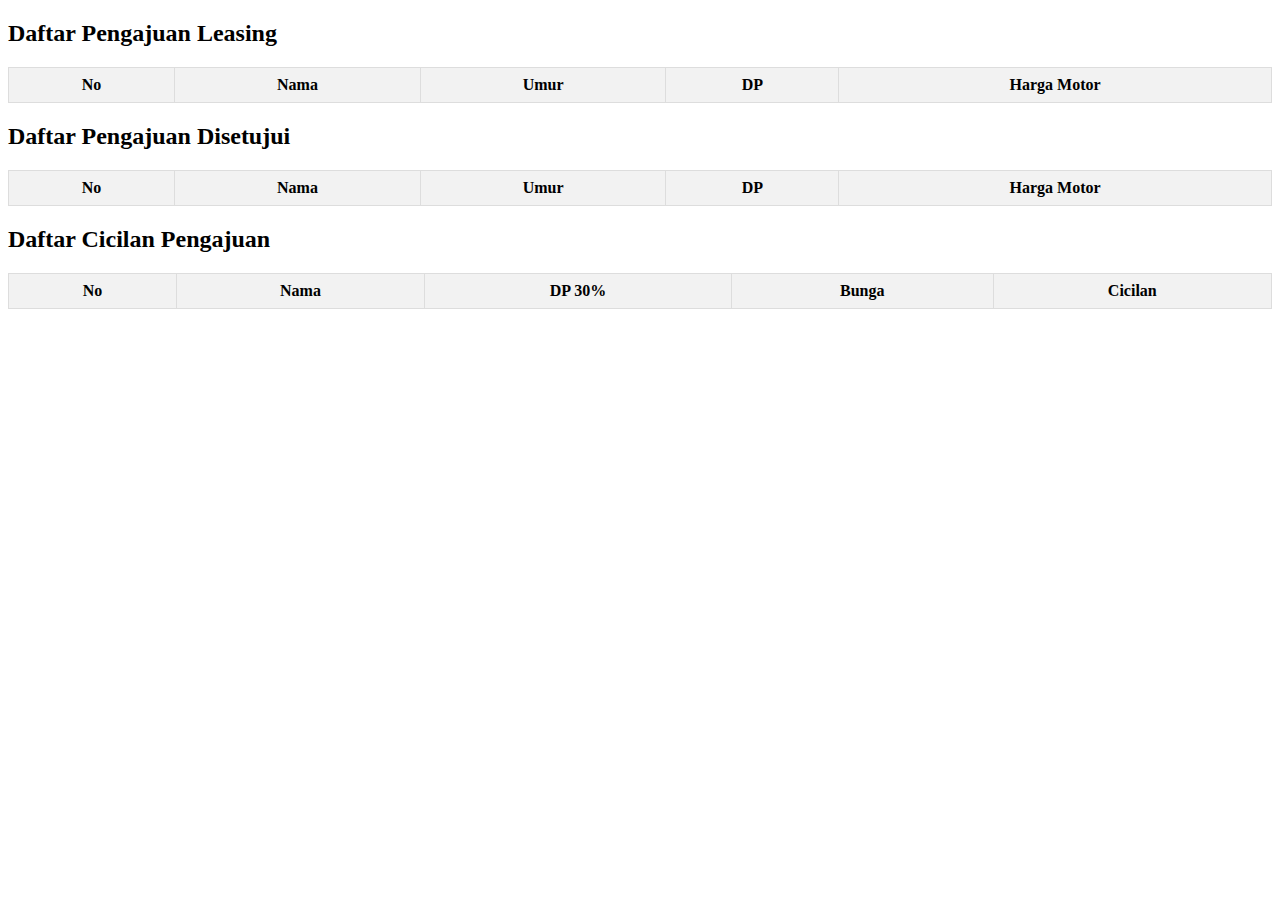
<file: Day2/Final Challange/index.html>
<!DOCTYPE html>
<html lang="id">

<head>
    <meta charset="UTF-8">
    <title>Data Pengajuan Leasing</title>
    <style>
        table {
            width: 100%;
            border-collapse: collapse;
            margin-top: 20px;
        }

        th,
        td {
            padding: 8px 12px;
            border: 1px solid #ddd;
        }

        th {
            background-color: #f2f2f2;
        }
    </style>
</head>

<body>
    <h2>Daftar Pengajuan Leasing</h2>

    <table id="tabelPengajuan">
        <thead>
            <tr>
                <th>No</th>
                <th>Nama</th>
                <th>Umur</th>
                <th>DP</th>
                <th>Harga Motor</th>
            </tr>
        </thead>
        <tbody>
            <!-- Data akan dimasukkan ke sini -->
        </tbody>
    </table>

    <h2>Daftar Pengajuan Disetujui</h2>

    <table id="tabelApproved">
        <thead>
            <tr>
                <th>No</th>
                <th>Nama</th>
                <th>Umur</th>
                <th>DP</th>
                <th>Harga Motor</th>
            </tr>
        </thead>
        <tbody>
            <!-- Data akan dimasukkan ke sini -->
        </tbody>
    </table>

    <h2>Daftar Cicilan Pengajuan</h2>

    <table id="tabelCicilan">
        <thead>
            <tr>
                <th>No</th>
                <th>Nama</th>
                <th>DP 30%</th>
                <th>Bunga</th>
                <th>Cicilan</th>
            </tr>
        </thead>
        <tbody>
            <!-- Data akan dimasukkan ke sini -->
        </tbody>
    </table>

    <!-- Script Daftar Pengajuan Leasing -->
    <script>
        async function tampilkanData() {
            try {
                const res = await fetch("https://68598a7a138a18086dfec989.mockapi.io/dummy-fif/DummyDataUser");
                console.log('res: ', res)
                const data = await res.json();
                console.log('Data: ', data)

                const tbody = document.querySelector("#tabelPengajuan tbody");
                tbody.innerHTML = ""; // kosongkan dulu

                data.forEach((pengajuan, index) => {
                    const row = `
            <tr>
              <td>${index + 1}</td>
              <td>${pengajuan.name}</td>
              <td>${pengajuan.age}</td>
              <td>Rp ${parseInt(pengajuan.dp).toLocaleString()}</td>
              <td>Rp ${parseInt(pengajuan.price).toLocaleString()}</td>
            </tr>
          `;
                    tbody.innerHTML += row;
                });
            } catch (err) {
                console.error("Gagal mengambil data:", err);
            }
        }

        // Panggil fungsi otomatis saat halaman selesai dimuat
        document.addEventListener("DOMContentLoaded", tampilkanData);
    </script>

    <!-- Script Pengajuan Disetujui -->

    <script>
        async function tampilkanData() {
            try {
                const res = await fetch("https://68598a7a138a18086dfec989.mockapi.io/dummy-fif/DummyDataUser");
                console.log('res: ', res)
                const data = await res.json();
                console.log('Data: ', data)

                const tbody = document.querySelector("#tabelApproved tbody");
                tbody.innerHTML = ""; // kosongkan dulu


                const approvedData = data.filter(pengajuan => {
                    const usia = parseInt(pengajuan.age);
                    return usia >= 21 && usia <= 55
                });

                approvedData.forEach((pengajuan, index) => {
                    const row = `
            <tr>
              <td>${index + 1}</td>
              <td>${pengajuan.name}</td>
              <td>${pengajuan.age}</td>
              <td>Rp ${parseInt(pengajuan.dp).toLocaleString()}</td>
              <td>Rp ${parseInt(pengajuan.price).toLocaleString()}</td>
            </tr>
          `;
                    tbody.innerHTML += row;
                });
            } catch (err) {
                console.error("Gagal mengambil data:", err);
            }
        }

        // Panggil fungsi otomatis saat halaman selesai dimuat
        document.addEventListener("DOMContentLoaded", tampilkanData);
    </script>

    <!-- Script Cicilan Pengajuan -->

    <script>
        async function tampilkanData() {
            try {
                const res = await fetch("https://68598a7a138a18086dfec989.mockapi.io/dummy-fif/DummyDataUser");
                console.log('res: ', res)
                const data = await res.json();
                console.log('Data: ', data)

                const tbody = document.querySelector("#tabelCicilan tbody");
                tbody.innerHTML = ""; // kosongkan dulu

                const increData = data.filter(pengajuan => {
                    const usia = parseInt(pengajuan.age);
                    return usia >= 21 && usia <= 55
                });
                increData.forEach((pengajuan, index) => {
                    const harga = parseFloat(pengajuan.price)
                    const dp = pengajuan.price * 0.3
                    const pinjaman = harga-dp
                    const bunga = 0.1 * pinjaman
                    const tenor = 12
                    const totalPembayaran = pinjaman + bunga;
                    const cicilanBulanan = totalPembayaran / tenor;
                    const row = `
            <tr>
              <td>${index + 1}</td>
              <td>${pengajuan.name}</td>
              <td>Rp ${parseInt(dp).toLocaleString()}</td>
              <td>Rp ${parseInt(Math.round(bunga)).toLocaleString()}</td>
              <td>Rp ${parseInt(Math.round(cicilanBulanan)).toLocaleString()}</td>
            </tr>
          `;
                    tbody.innerHTML += row;
                });
            } catch (err) {
                console.error("Gagal mengambil data:", err);
            }
        }

        // Panggil fungsi otomatis saat halaman selesai dimuat
        document.addEventListener("DOMContentLoaded", tampilkanData);
    </script>
</body>

</html>
</file>
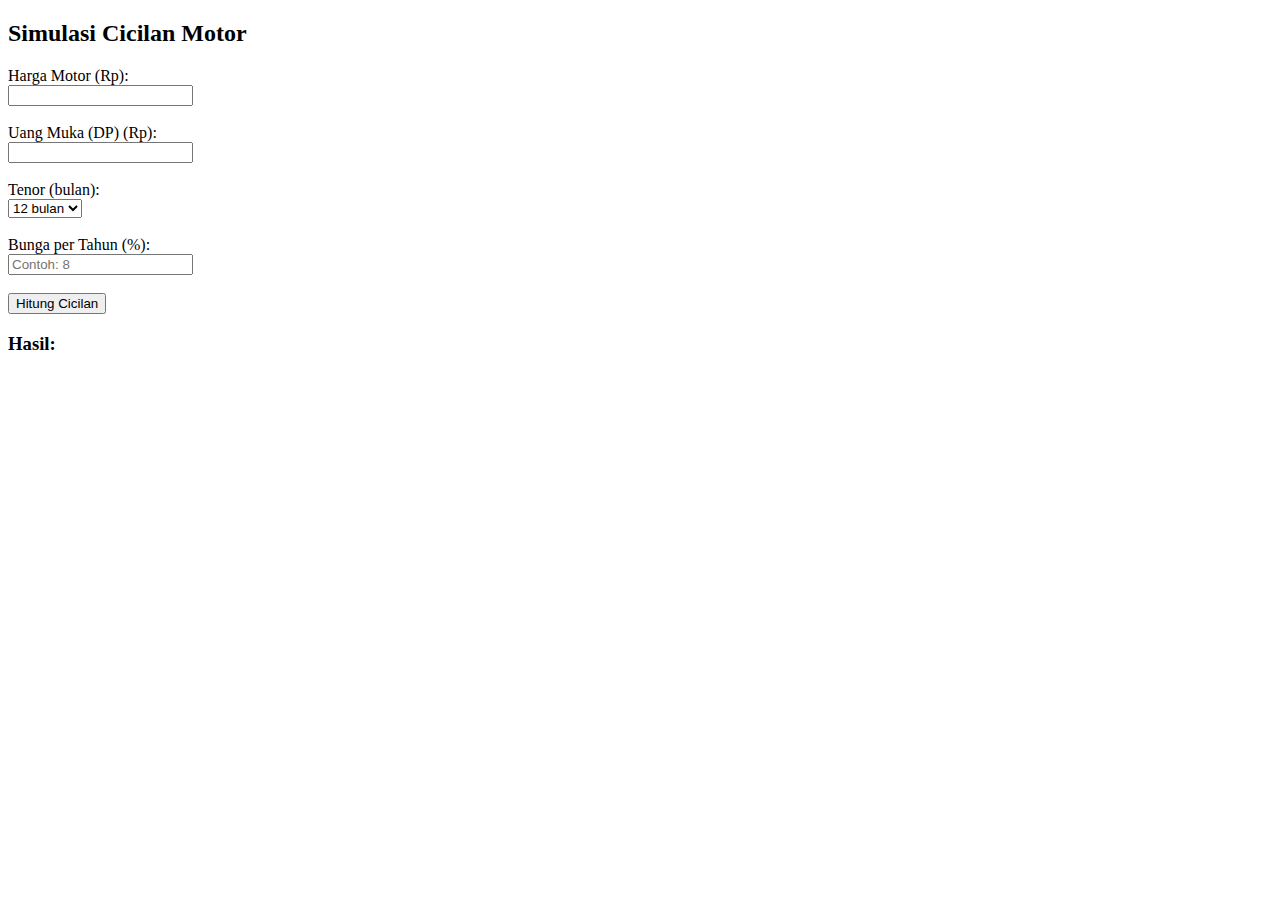
<file: Day2/Study Case/index.html>
<!DOCTYPE html>
<html lang="id">

<head>
  <meta charset="UTF-8">
  <title>Simulasi Cicilan Motor</title>
</head>

<body>
  <h2>Simulasi Cicilan Motor</h2>

  <label>Harga Motor (Rp):</label><br>
  <input type="number" id="hargaMotor" /><br><br>

  <label>Uang Muka (DP) (Rp):</label><br>
  <input type="number" id="dp" /><br><br>

  <label>Tenor (bulan):</label><br>
  <select id="tenor">
    <option value="12">12 bulan</option>
    <option value="24">24 bulan</option>
    <option value="36">36 bulan</option>
    <option value="48">48 bulan</option>
  </select><br><br>

  <label>Bunga per Tahun (%):</label><br>
  <input type="number" id="bunga" placeholder="Contoh: 8" /><br><br>

  <button onclick="hitungCicilan()">Hitung Cicilan</button>

  <h3>Hasil:</h3>
  <div id="hasil"></div>

  <script>
    function hitungCicilan() {
      const harga = parseFloat(document.getElementById("hargaMotor").value);
      const dp = parseFloat(document.getElementById("dp").value);
      const tenor = parseInt(document.getElementById("tenor").value);
      const bungaInput = parseFloat(document.getElementById("bunga").value);
      const hasilDiv = document.getElementById("hasil");

      // Validasi input
      if (isNaN(harga) || isNaN(dp) || isNaN(bungaInput)) {
        hasilDiv.innerHTML = "<span style='color:red;'>Harga, DP, dan Bunga harus diisi dengan angka.</span>";
        return;
      }

      // buat kondisi ketika dp kurang dari 30%
      if (dp < harga * 0.3) {
        const dpMinimal = harga * 0.3;
        hasilDiv.innerHTML = `<span style='color:red;'>DP minimal 30% sebesar Rp ${dpMinimal}.</span>`;
        return;
      }
      // buat perhitungan bunga
      const pinjaman = harga - dp;
      const bungaTotal = (pinjaman * (bungaInput / 100) * tenor) / 12;
      // Perhitungan
      const totalPembayaran = pinjaman + bungaTotal;
      const cicilanBulanan = totalPembayaran / tenor;


      hasilDiv.innerHTML = `
        <p>Harga Motor: Rp ${harga.toLocaleString()}</p>
        <p>DP: Rp ${dp.toLocaleString()}</p>
        <p>Pinjaman: Rp ${pinjaman.toLocaleString()}</p>
        <p>Bunga: ${bungaInput}%</p>
        <p>Total Pembayaran: Rp ${totalPembayaran.toLocaleString()}</p>
        <p><strong>Cicilan per bulan: Rp ${cicilanBulanan.toLocaleString(undefined, { maximumFractionDigits: 0 })}</strong></p>
      `;
    }
  </script>
</body>

</html>
</file>
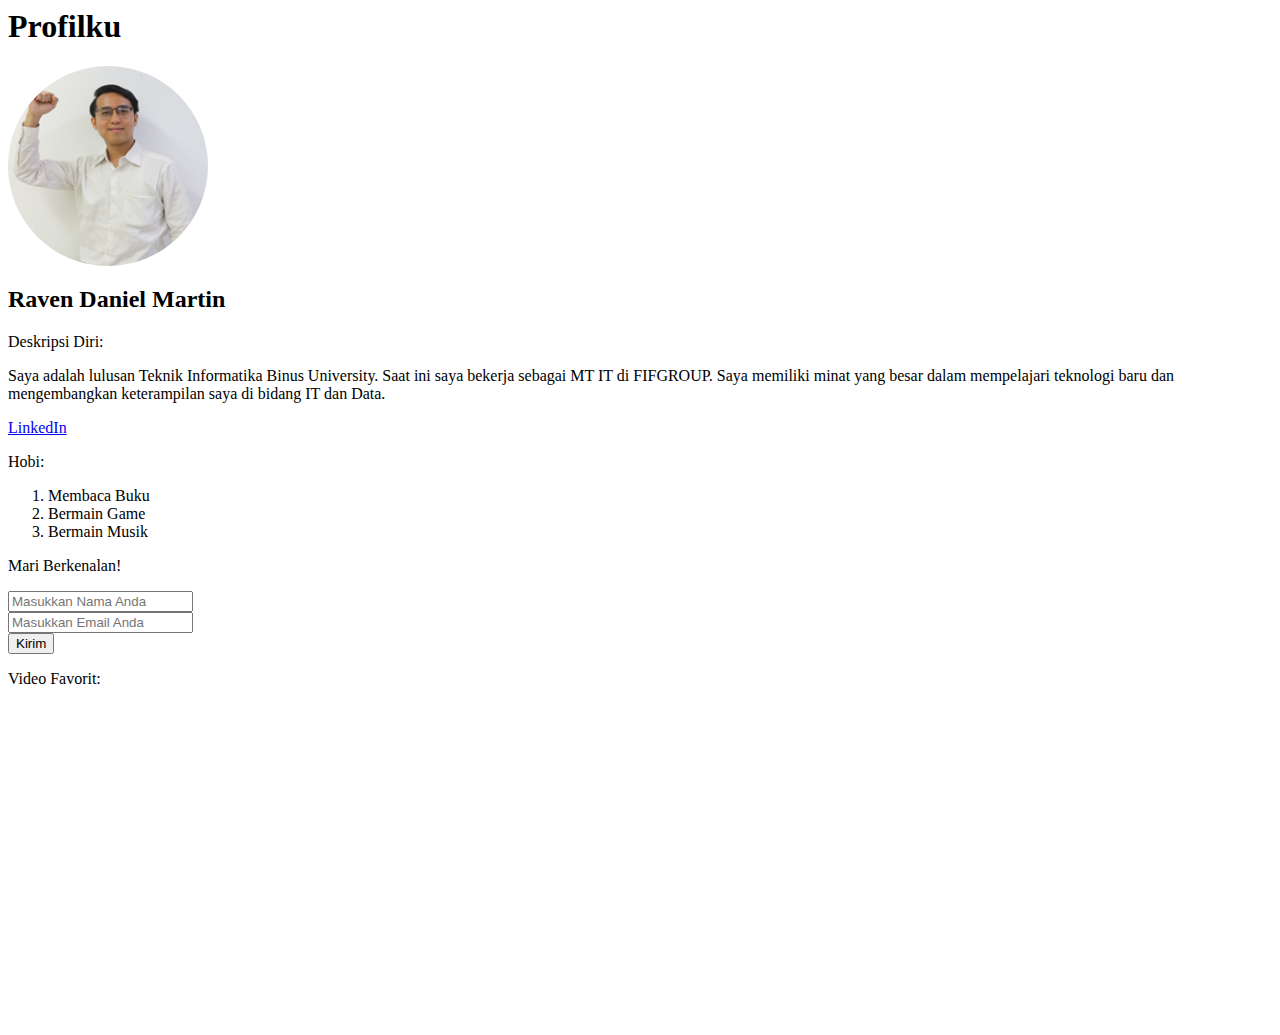
<file: case.html>
<html>
<head>
    <meta charset="UTF-8">
    <meta name="viewport" content="width=device-width, initial-scale=1.0">
    <title>Halaman Profil</title>
</head>
<body>
<h1>Profilku</h1>

    <img src="./RavenImg.png" alt="Gambar Profil" style="width: 200px; height: 200px; border-radius: 50%;">
    <h2>Raven Daniel Martin</h2>
    <p>Deskripsi Diri:</p>
    <p>Saya adalah lulusan Teknik Informatika Binus University. Saat ini saya bekerja sebagai MT IT di FIFGROUP. Saya memiliki minat yang besar dalam mempelajari teknologi baru dan mengembangkan keterampilan saya di bidang IT dan Data.</p>
    <a href ="https://www.linkedin.com/in/ravendm">LinkedIn</a>
    <p>Hobi:</p>
    <ol>
        <li>Membaca Buku</li>
        <li>Bermain Game</li>
        <li>Bermain Musik</li>
    </ol>
    <p>Mari Berkenalan!</p>
    <form action="">
        <input type="text" placeholder="Masukkan Nama Anda"><br>
        <input type="email" placeholder="Masukkan Email Anda"><br>
        <input type="submit" value="Kirim">
    <p>Video Favorit:</p>
    <iframe width="560" height="315" src="https://www.youtube.com/embed/L35fFDpwIM4?si=ftUrVL5kSrnxS433" title="YouTube video player" frameborder="0" allow="accelerometer; autoplay; clipboard-write; encrypted-media; gyroscope; picture-in-picture; web-share" referrerpolicy="strict-origin-when-cross-origin" allowfullscreen></iframe>
</body>
</html>
</file>
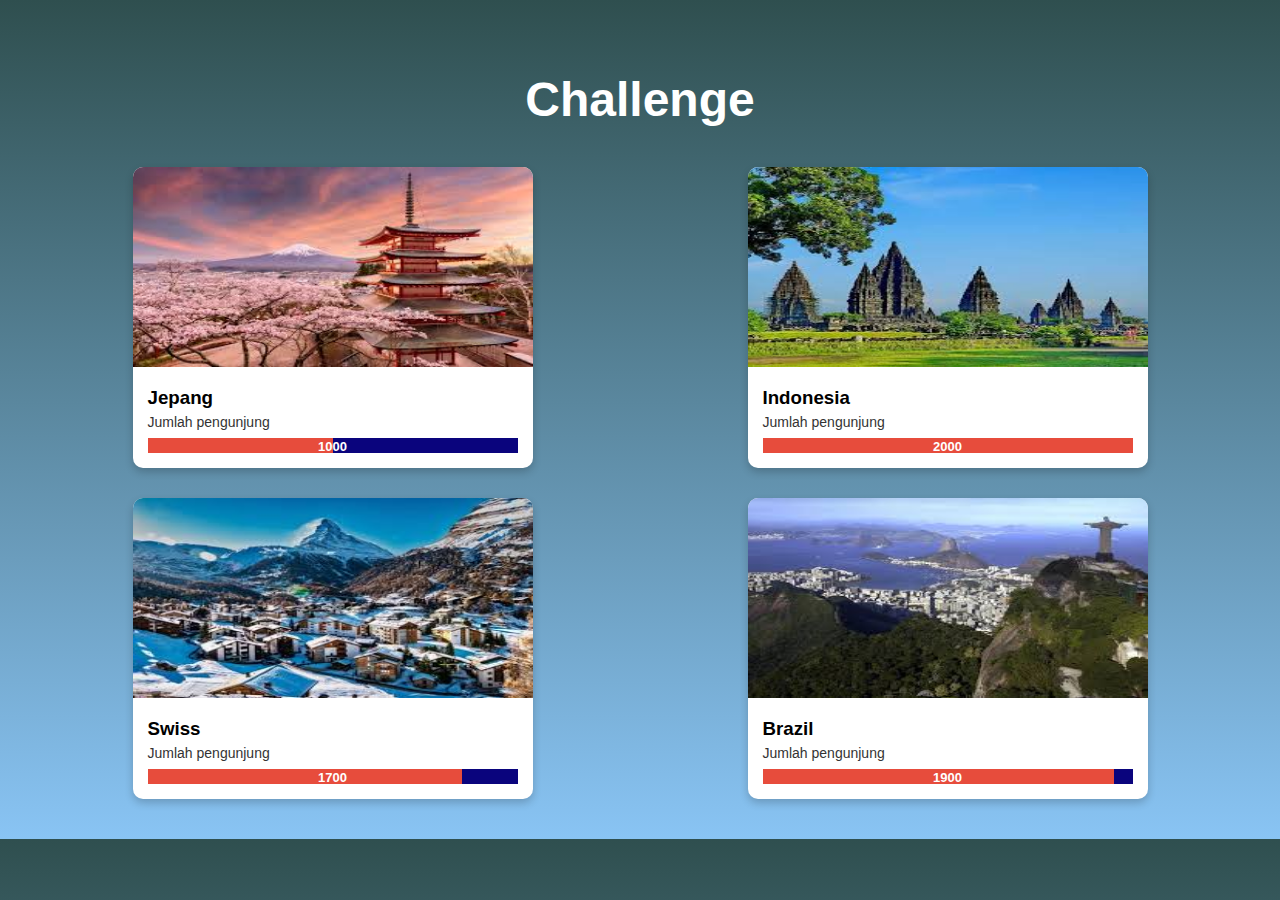
<file: challange1.html>
<!DOCTYPE html>
<html lang="en">

<head>
    <meta charset="UTF-8">
    <meta name="viewport" content="width=device-width, initial-scale=1.0">
    <title>Destination Monitoring</title>
    <link rel="stylesheet" href="./style.css">
</head>

<body>
    <div class="container">
        <h1>Challenge</h1>
        <div class="grid">
            <div class="card">
                <img src="./Japan.jpeg" alt="Jepang">
                <div class="caption">
                    <h3>Jepang</h3>
                    <p>Jumlah pengunjung</p>
                    <div class="bar" style="position: relative;">
                        <div class="fill red" style="width: 50%;"></div>
                        <span class="bar-text">1000</span>
                    </div>
                </div>
            </div>
            <div class="card">
                <img src="./Indonesia.jpeg" alt="Indonesia">
                <div class="caption">
                    <h3>Indonesia</h3>
                    <p>Jumlah pengunjung</p>
                    <div class="bar" style="position: relative;">
                        <div class="fill red" style="width: 100%;"></div>
                        <span class="bar-text">2000</span>
                    </div>
                </div>
            </div>
            <div class="card">
                <img src="./Swiss.jpeg" alt="Swiss">
                <div class="caption">
                    <h3>Swiss</h3>
                    <p>Jumlah pengunjung</p>
                    <div class="bar" style="position: relative;">
                        <div class="fill red" style="width: 85%;"></div>
                        <span class="bar-text">1700</span>
                    </div>
                </div>
            </div>
            <div class="card">
                <img src="./Brazil.jpeg" alt="Brazil">
                <div class="caption">
                    <h3>Brazil</h3>
                    <p>Jumlah pengunjung</p>
                    <div class="bar" style="position: relative;">
                        <div class="fill red" style="width: 95%;"></div>
                        <span class="bar-text">1900</span>
                    </div>
                </div>
            </div>
        </div>
    </div>
</body>

</html>
</file>
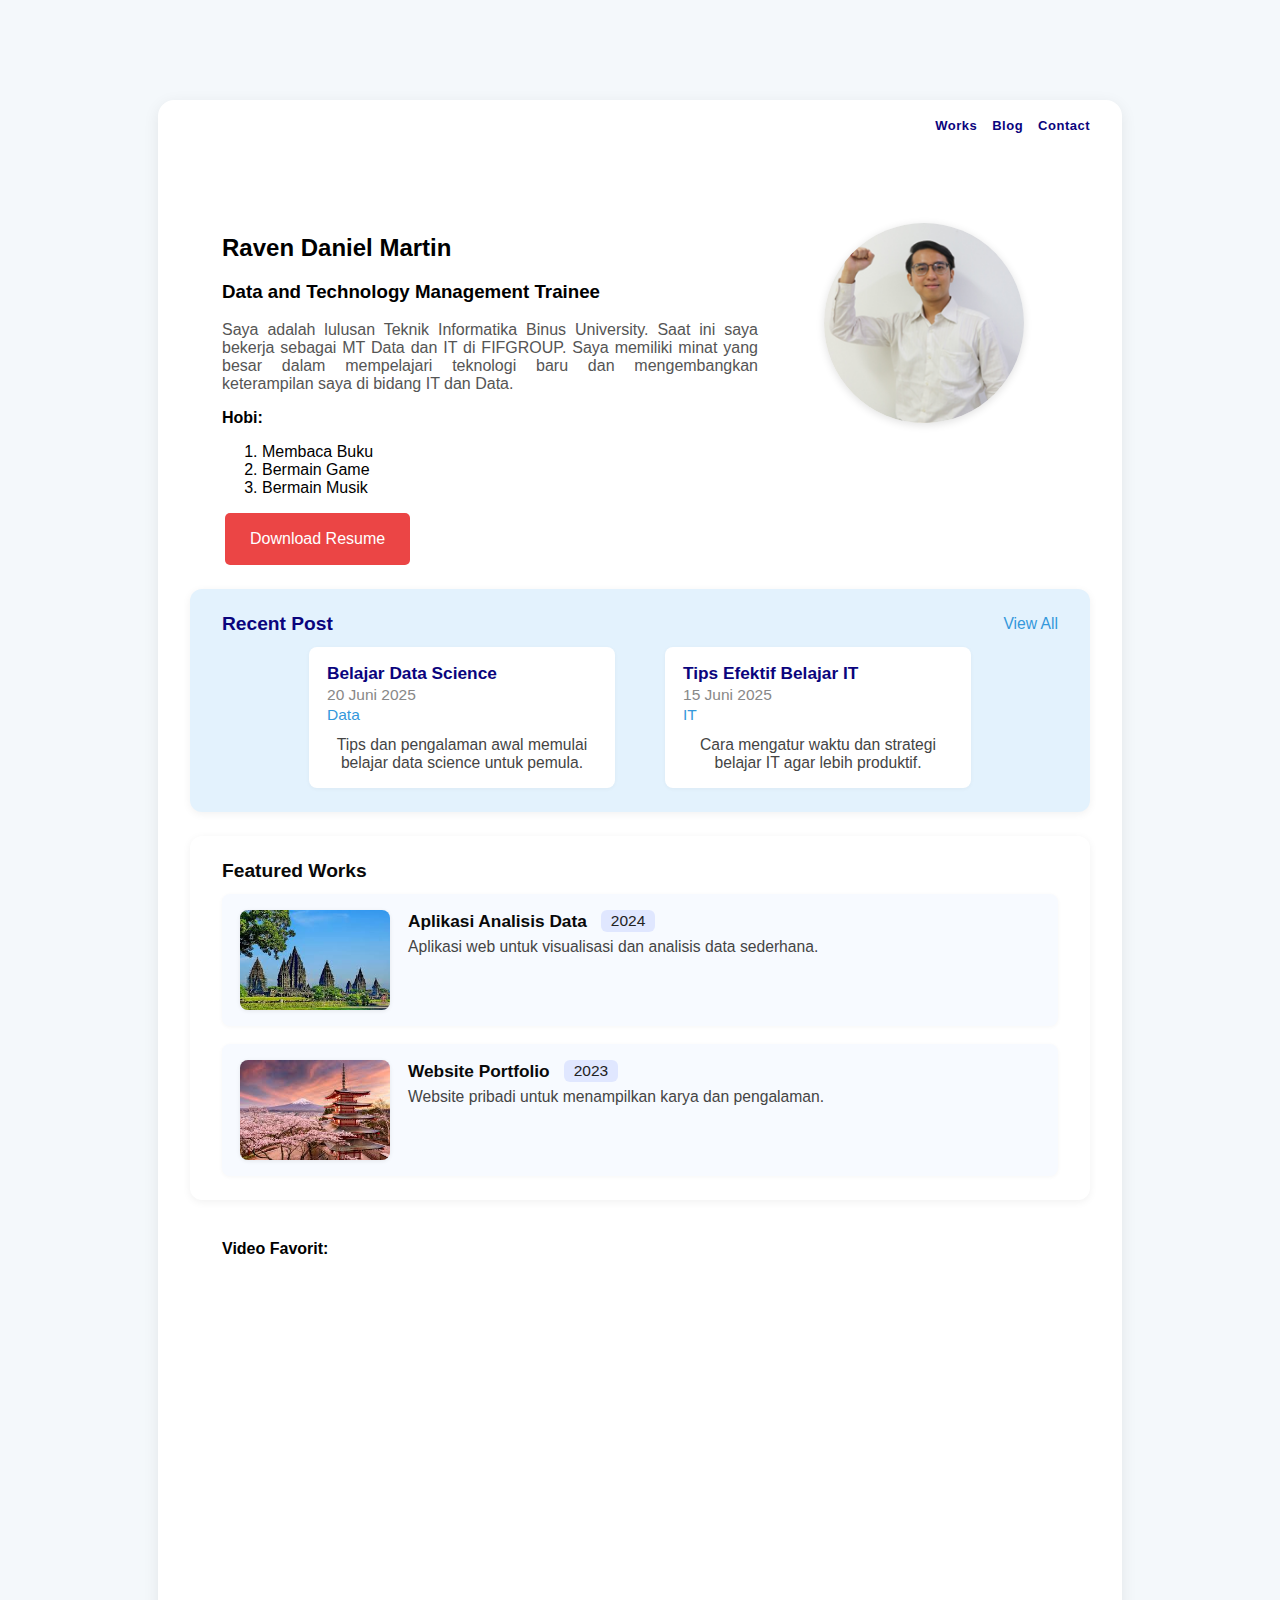
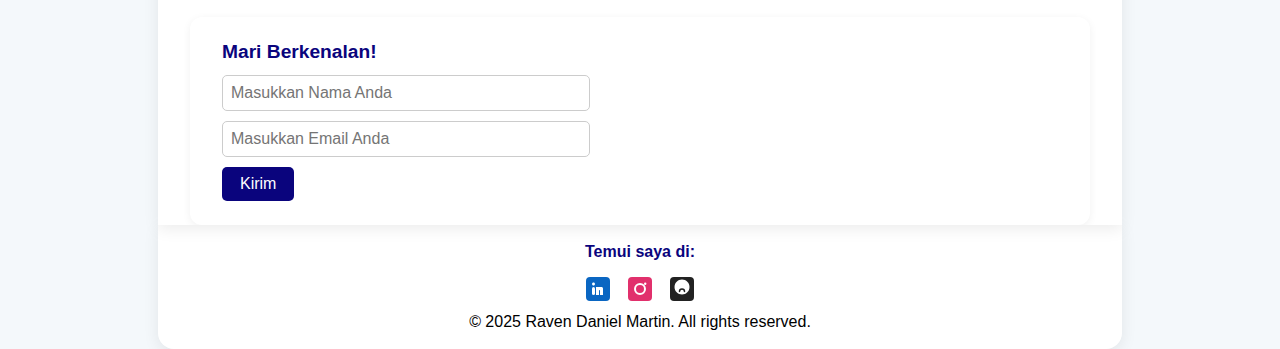
<file: Day1/case.html>
<!DOCTYPE html>
<html>

<head>
    <meta charset="UTF-8">
    <meta name="viewport" content="width=device-width, initial-scale=1.0">
    <title>Halaman Profil</title>
    <link rel="stylesheet" href="./style_profie.css">
</head>

<body>
    <main class="main-section">
        <div class="main-menu-absolute">
            <a href="#" class="main-menu-link">Works</a>
            <a href="#" class="main-menu-link">Blog</a>
            <a href="#" class="main-menu-link">Contact</a>
        </div>
        <div class="profile-container">
            <div class="profile-info" style="margin-top: 50px;">
                <h2>Raven Daniel Martin</h2>
                <h3>Data and Technology Management Trainee</h3>
                <p class="description">Saya adalah lulusan Teknik Informatika Binus University. Saat ini saya bekerja
                    sebagai MT Data dan IT di FIFGROUP. Saya memiliki minat yang besar dalam mempelajari teknologi baru
                    dan mengembangkan keterampilan saya
                    di bidang IT dan Data.</p>
                <p><strong>Hobi:</strong></p>
                <ol>
                    <li>Membaca Buku</li>
                    <li>Bermain Game</li>
                    <li>Bermain Musik</li>
                </ol>
            </div>
            <div class="profile-photo">
                <img src="./RavenImg.png" alt="Gambar Profil">
            </div>
        </div>
        <div class="profile-download">
            <button class="download-button">
                <p>Download Resume</p>
            </button>
        </div>
        <section class="recent-post-section">
            <div class="recent-post-header-row">
                <h3>Recent Post</h3>
                <a href="#" class="recent-post-viewall">View All</a>
            </div>
            <div class="recent-post-list">
                <div class="recent-post-item">
                    <div class="recent-post-header">
                        <span class="recent-post-title">Belajar Data Science</span>
                        <span class="recent-post-date">20 Juni 2025</span>
                        <span class="recent-post-category">Data</span>
                    </div>
                    <div class="recent-post-desc">Tips dan pengalaman awal memulai belajar data science untuk pemula.
                    </div>
                </div>
                <div class="recent-post-item">
                    <div class="recent-post-header">
                        <span class="recent-post-title">Tips Efektif Belajar IT</span>
                        <span class="recent-post-date">15 Juni 2025</span>
                        <span class="recent-post-category">IT</span>
                    </div>
                    <div class="recent-post-desc">Cara mengatur waktu dan strategi belajar IT agar lebih produktif.
                    </div>
                </div>
            </div>
        </section>
        <section class="featured-work-section">
            <h3>Featured Works</h3>
            <div class="featured-work-list">
                <div class="featured-work-item">
                    <img src="./Indonesia.jpeg" alt="Aplikasi Analisis Data" class="featured-work-img">
                    <div class="featured-work-info">
                        <div class="featured-work-title-row">
                            <span class="featured-work-title">Aplikasi Analisis Data</span>
                            <span class="featured-work-year">2024</span>
                        </div>
                        <div class="featured-work-desc">Aplikasi web untuk visualisasi dan analisis data sederhana.
                        </div>
                    </div>
                </div>
                <div class="featured-work-item">
                    <img src="./Japan.jpeg" alt="Website Portfolio" class="featured-work-img">
                    <div class="featured-work-info">
                        <div class="featured-work-title-row">
                            <span class="featured-work-title">Website Portfolio</span>
                            <span class="featured-work-year">2023</span>
                        </div>
                        <div class="featured-work-desc">Website pribadi untuk menampilkan karya dan pengalaman.</div>
                    </div>
                </div>
            </div>
        </section>
        <div class="video-section">
            <p><strong>Video Favorit:</strong></p>
            <iframe width="100%" height="315" src="https://www.youtube.com/embed/L35fFDpwIM4?si=ftUrVL5kSrnxS433"
                title="YouTube video player" frameborder="0"
                allow="accelerometer; autoplay; clipboard-write; encrypted-media; gyroscope; picture-in-picture; web-share"
                referrerpolicy="strict-origin-when-cross-origin" allowfullscreen></iframe>
        </div>
        <section class="berkenalan-section">
            <h3>Mari Berkenalan!</h3>
            <form action="">
                <input type="text" placeholder="Masukkan Nama Anda"><br>
                <input type="email" placeholder="Masukkan Email Anda"><br>
                <input type="submit" value="Kirim">
            </form>
        </section>
    </main>
    <footer class="footer">
        <div class="footer-content">
            <span class="footer-title">Temui saya di:</span>
            <div class="footer-icons">
                <a href="https://www.linkedin.com/in/ravendm" target="_blank" class="footer-link" aria-label="LinkedIn">
                    <svg width="24" height="24" viewBox="0 0 24 24" fill="none" xmlns="http://www.w3.org/2000/svg">
                        <rect width="24" height="24" rx="4" fill="#0A66C2" />
                        <path
                            d="M7.5 8.5C8.32843 8.5 9 7.82843 9 7C9 6.17157 8.32843 5.5 7.5 5.5C6.67157 5.5 6 6.17157 6 7C6 7.82843 6.67157 8.5 7.5 8.5Z"
                            fill="white" />
                        <rect x="6" y="10" width="3" height="8" rx="1.5" fill="white" />
                        <path
                            d="M13 10H15.5C16.3284 10 17 10.6716 17 11.5V18H14V13.5C14 13.2239 13.7761 13 13.5 13C13.2239 13 13 13.2239 13 13.5V18H10V10H13Z"
                            fill="white" />
                    </svg>
                </a>
                <a href="https://instagram.com/raven_dm" target="_blank" class="footer-link" aria-label="Instagram">
                    <svg width="24" height="24" viewBox="0 0 24 24" fill="none" xmlns="http://www.w3.org/2000/svg">
                        <rect width="24" height="24" rx="4" fill="#E1306C" />
                        <circle cx="12" cy="12" r="5" stroke="white" stroke-width="2" />
                        <circle cx="17.2" cy="6.8" r="1.2" fill="white" />
                    </svg>
                </a>
                <a href="https://github.com/Raven-DM" target="_blank" class="footer-link" aria-label="GitHub">
                    <svg width="24" height="24" viewBox="0 0 24 24" fill="none" xmlns="http://www.w3.org/2000/svg">
                        <rect width="24" height="24" rx="4" fill="#222" />
                        <path
                            d="M12 17.5C16.1421 17.5 19.5 14.1421 19.5 10C19.5 5.85786 16.1421 2.5 12 2.5C7.85786 2.5 4.5 5.85786 4.5 10C4.5 14.1421 7.85786 17.5 12 17.5Z"
                            fill="white" />
                        <path d="M9.5 14.5C9.5 13.1193 10.6193 12 12 12C13.3807 12 14.5 13.1193 14.5 14.5" stroke="#222"
                            stroke-width="1.5" stroke-linecap="round" />
                    </svg>
                </a>
            </div>
            <div class="footer-copyright">
                &copy; 2025 Raven Daniel Martin. All rights reserved.
            </div>
        </div>
    </footer>
</body>

</html>
</file>
<file: style.css>
body {
    font-family: Arial, sans-serif;
    background: linear-gradient(to bottom, #2f4f4f, #89c4f4);
    margin: 0;
    padding: 0;
    color: white;
}

.container {
    padding: 40px;
    text-align: center;
}

h1 {
    font-size: 48px;
    margin-bottom: 40px;
}

.grid {
    display: grid;
    grid-template-columns: repeat(2, 1fr);
    gap: 30px;
    justify-items: center;
}

.card {
    background: white;
    color: black;
    border-radius: 10px;
    overflow: hidden;
    box-shadow: 0 4px 8px rgba(0, 0, 0, 0.2);
    max-width: 400px;
    width: 100%;
}

.card img {
    width: 100%;
    height: 200px;
    display: block;
}

.caption {
    padding: 15px;
    text-align: left;
}

.caption h3 {
    margin: 5px 0;
}

.caption p {
    margin: 5px 0;
    font-size: 14px;
    color: #333;
}

.bar {
    background: #0a047d;
    height: 15px;
    overflow: hidden;
    margin-top: 8px;
    position: relative;
}

.fill {
    height: 100%;
}

.fill.red {
    background-color: #e74c3c;
}

.bar-text {
    position: absolute;
    left: 50%;
    top: 50%;
    transform: translate(-50%, -50%);
    color: white;
    font-weight: bold;
    font-size: 13px;
    pointer-events: none;
    z-index: 2;
}
</file>
<file: Day1/style_profie.css>
body {
    font-family: Arial, sans-serif;
    margin: 0;
    padding: 0;
    background: #f4f8fb;
}

.main-section {
    max-width: 900px;
    margin: 100px auto 0 auto;
    border-radius: 16px 16px 0 0;
    box-shadow: 0 4px 16px rgba(0, 0, 0, 0.08);
    background: white;
    overflow: hidden;
    position: relative;
}

.profile-container {
    display: flex;
    flex-wrap: wrap;
    align-items: center;
    padding: 32px 32px 0 32px;
    background: transparent;
    border-radius: 0;
    box-shadow: none;
}

.profile-info {
    flex: 2;
    min-width: 250px;
    padding-right: 32px;
    padding-top: 32px;
}

.profile-info h1 {
    margin-top: 0;
    font-size: 2.2em;
}

.profile-info h2 {
    margin-bottom: 8px;
}

.profile-info p {
    margin-top: 0;
}

.profile-photo {
    flex: 1;
    display: flex;
    justify-content: center;
}

.profile-photo img {
    width: 200px;
    height: 200px;
    border-radius: 50%;
    object-fit: cover;
    box-shadow: 0 2px 8px rgba(0, 0, 0, 0.12);
}

.video-section {
    background: transparent;
    border-radius: 0;
    box-shadow: none;
    padding: 24px 32px 0 32px;
}

.footer {
    width: 100%;
    background: white;
    border-radius: 0 0 16px 16px;
    box-shadow: 0 4px 16px rgba(0, 0, 0, 0.08);
    margin: 0 auto;
    max-width: 900px;
    padding: 18px 32px;
    display: flex;
    flex-direction: column;
    justify-content: center;
    align-items: center;
}

.footer-content {
    display: flex;
    flex-direction: column;
    align-items: center;
    gap: 8px;
    font-size: 16px;
    justify-content: center;
}

.footer-title {
    font-weight: bold;
    color: #0a047d;
    margin-bottom: 2px;
}

.footer-icons {
    display: flex;
    gap: 18px;
    margin-top: 6px;
}

.footer-link {
    color: #0a047d;
    text-decoration: none;
    font-weight: bold;
    transition: color 0.2s;
}

.footer-link:hover {
    color: #e74c3c;
}

.main-menu {
    display: flex;
    justify-content: flex-end;
    gap: 24px;
    margin-bottom: 16px;
}

.main-menu-absolute {
    position: absolute;
    top: 18px;
    right: 32px;
    display: flex;
    gap: 15px;
    z-index: 2;
}

.main-menu-link {
    color: #0a047d;
    text-decoration: none;
    font-weight: bold;
    font-size: 13px;
    transition: color 0.2s;
    letter-spacing: 0.5px;
}

.main-menu-link:hover {
    color: #e74c3c;
}

.recent-post-section {
    max-width: 900px;
    margin: 24px auto 0 auto;
    background: #e3f2fd;
    border-radius: 12px;
    box-shadow: 0 2px 8px rgba(0, 0, 0, 0.06);
    padding: 24px 32px;
}

.featured-work-section {
    max-width: 900px;
    margin: 24px auto 0 auto;
    background: white;
    border-radius: 12px;
    box-shadow: 0 2px 8px rgba(0, 0, 0, 0.06);
    padding: 24px 32px;
}

.recent-post-section h3,
.featured-work-section h3 {
    margin-top: 0;
    margin-bottom: 12px;
    font-size: 1.2em;
    color: #09090a;
}

.recent-post-section ul,
.featured-work-section ul {
    padding-left: 18px;
    margin: 0;
}

.post-date {
    color: #888;
    font-size: 0.95em;
    margin-left: 6px;
}

.work-link {
    color: #0a047d;
    text-decoration: none;
    font-weight: bold;
}

.work-link:hover {
    color: #e74c3c;
}

.work-desc {
    color: #555;
    font-size: 0.98em;
}

.recent-post-list {
    display: flex;
    gap: 50px;
    flex-wrap: wrap;
    justify-content: center;
}

.recent-post-item {
    background: #fff;
    border-radius: 8px;
    box-shadow: 0 1px 4px rgba(0, 0, 0, 0.04);
    padding: 16px 18px;
    min-width: 220px;
    max-width: 270px;
    flex: 1 1 220px;
    display: flex;
    flex-direction: column;
    justify-content: space-between;
}

.recent-post-header {
    display: flex;
    flex-direction: column;
    gap: 2px;
    margin-bottom: 8px;
}

.recent-post-title {
    font-weight: bold;
    color: #0a047d;
    font-size: 1.08em;
}

.recent-post-date {
    color: #888;
    font-size: 0.97em;
}

.recent-post-category {
    color: #3498db;
    font-size: 0.97em;
    font-weight: 500;
}

.recent-post-desc {
    color: #444;
    font-size: 0.98em;
    margin-top: 4px;
    text-align: center;
}

.recent-post-header-row {
    display: flex;
    justify-content: space-between;
    align-items: center;
    margin-bottom: 12px;
}

.recent-post-header-row h3 {
    margin: 0;
    font-size: 1.2em;
    color: #0a047d;
}

.recent-post-viewall {
    color: #3498db;
    text-decoration: none;
    font-size: 0.98em;
    font-weight: 500;
    transition: color 0.2s;

}

.recent-post-viewall:hover {
    color: #e74c3c;
}

.featured-work-list {
    display: flex;
    flex-direction: column;
    gap: 18px;
}

.featured-work-item {
    display: flex;
    align-items: flex-start;
    background: #f7faff;
    border-radius: 8px;
    box-shadow: 0 1px 4px rgba(0, 0, 0, 0.04);
    padding: 16px 18px;
    gap: 18px;
}

.featured-work-img {
    width: 150px;
    height: 100px;
    border-radius: 8px;
    object-fit: cover;
    box-shadow: 0 1px 4px rgba(0, 0, 0, 0.08);
    background: #eee;
}

.featured-work-info {
    flex: 1;
    display: flex;
    flex-direction: column;
    justify-content: center;
}

.featured-work-title-row {
    display: flex;
    align-items: center;
    gap: 12px;
    margin-bottom: 6px;
}

.featured-work-title {
    font-weight: bold;
    color: #09090a;
    font-size: 1.08em;
}

.featured-work-year {
    background: #e0e7ff;
    color: #222;
    font-size: 0.97em;
    font-weight: 500;
    border-radius: 6px;
    padding: 2px 10px;
    margin-left: 2px;
}

.featured-work-desc {
    color: #444;
    font-size: 0.98em;
}

@media (max-width: 700px) {
    .main-section {
        margin-top: 70px;
        border-radius: 10px 10px 0 0;
    }

    .profile-container {
        flex-direction: column;
        padding: 16px 8px 0 8px;
    }

    .profile-info {
        padding-right: 0;
        margin-bottom: 24px;
        padding-top: 0;
    }

    .profile-photo img {
        width: 140px;
        height: 140px;
    }

    .video-section {
        padding: 10px 8px 0 8px;
    }

    .footer {
        border-radius: 0 0 10px 10px;
        padding: 12px 8px;
        font-size: 14px;
    }

    .footer-content {
        gap: 10px;
        font-size: 14px;
    }

    .navbar .nav-menu {
        font-size: 15px;
        gap: 16px;
    }

    .main-menu {
        justify-content: center;
        gap: 14px;
        font-size: 14px;
        margin-bottom: 10px;
    }

    .main-menu-absolute {
        position: static;
        justify-content: flex-end;
        margin-bottom: 8px;
        gap: 10px;
    }

    .main-menu-link {
        font-size: 11px;
    }

    .recent-post-section {
        padding: 12px 8px;
        border-radius: 8px;
        font-size: 14px;
    }

    .recent-post-list {
        flex-direction: column;
        gap: 12px;
    }

    .recent-post-item {
        max-width: 100%;
        min-width: 0;
        justify-content: center;
        align-items: center;
    }

    .recent-post-header-row {
        flex-direction: column;
        align-items: flex-start;
        gap: 4px;
    }

    .recent-post-viewall {
        align-self: flex-end;
        font-size: 0.95em;
    }

    .featured-work-item {
        flex-direction: column;
        align-items: flex-start;
        gap: 10px;
    }

    .featured-work-img {
        width: 100%;
        height: 120px;
        border-radius: 8px;
    }

    .footer-copyright {
        width: 100%;
        display: block;
        text-align: center;
        font-size: 13px;
        color: #888;
        margin: 4px 0 0 0;
        letter-spacing: 0.2px;
    }
}

@media (min-width: 1025px) {

    .main-section,
    .footer,
    .recent-post-section,
    .featured-work-section,
    .berkenalan-section {
        max-width: 900px;
        margin-left: auto;
        margin-right: auto;
        padding-left: 32px;
        padding-right: 32px;
    }

    .profile-container {
        flex-direction: row;
    }

    .profile-photo,
    .profile-info {
        order: unset;
    }

    .recent-post-list {
        gap: 50px;
    }

    .recent-post-item {
        min-width: 220px;
        max-width: 270px;
        padding: 16px 18px;
    }
}

@media (min-width: 601px) and (max-width: 1024px) {

    .main-section,
    .footer,
    .recent-post-section,
    .featured-work-section,
    .berkenalan-section {
        max-width: 98vw;
        padding-left: 16px;
        padding-right: 16px;
    }

    .profile-container {
        flex-direction: column;
        padding: 20px 8px 0 8px;
    }

    .profile-photo {
        order: 0;
    }

    .profile-info {
        order: 1;
    }

    .profile-photo img {
        width: 160px;
        height: 160px;
    }

    .recent-post-list {
        gap: 18px;
    }

    .recent-post-item {
        min-width: 180px;
        max-width: 220px;
        padding: 12px 12px;
        justify-content: center;
        align-items: center;
    }

    .recent-post-desc {
        text-align: center;
    }
}

@media (max-width: 600px) {

    .main-section,
    .footer,
    .recent-post-section,
    .featured-work-section,
    .berkenalan-section {
        max-width: 100vw;
        padding-left: 4px;
        padding-right: 4px;
    }

    .profile-container {
        flex-direction: column;
        padding: 12px 4px 0 4px;
    }

    .profile-photo {
        order: 0;
    }

    .profile-info {
        order: 1;
    }

    .profile-photo img {
        width: 110px;
        height: 110px;
    }

    .recent-post-list {
        flex-direction: column;
        gap: 10px;
    }

    .recent-post-item {
        min-width: 0;
        max-width: 100%;
        padding: 10px 8px;
        justify-content: center;
        align-items: center;
    }

    .recent-post-desc {
        text-align: center;
    }

    .featured-work-img {
        width: 100%;
        height: 90px;
    }

    .footer-copyright {
        width: 100%;
        display: block;
        text-align: center;
        font-size: 13px;
        color: #888;
        margin: 10px 0 18px 0;
        letter-spacing: 0.2px;
    }
}

.berkenalan-section {
    max-width: 900px;
    margin: 24px auto 0 auto;
    background: white;
    border-radius: 12px;
    box-shadow: 0 2px 8px rgba(0, 0, 0, 0.06);
    padding: 24px 32px;
}

.berkenalan-section h3 {
    margin-top: 0;
    margin-bottom: 12px;
    font-size: 1.2em;
    color: #0a047d;
}

.berkenalan-section form input[type="text"],
.berkenalan-section form input[type="email"] {
    width: 100%;
    max-width: 350px;
    margin-bottom: 10px;
    padding: 8px;
    border-radius: 5px;
    border: 1px solid #ccc;
    font-size: 1em;
}

.berkenalan-section form input[type="submit"] {
    background: #0a047d;
    color: white;
    border: none;
    border-radius: 5px;
    padding: 8px 18px;
    font-size: 1em;
    cursor: pointer;
    transition: background 0.2s;
}

.berkenalan-section form input[type="submit"]:hover {
    background: #3498db;
}

@media (max-width: 700px) {
    .berkenalan-section {
        padding: 12px 8px;
        border-radius: 8px;
        font-size: 14px;
    }
}

.description {
    text-align: justify;
    margin-top: 16px;
    font-size: 16px;
    color: #555;
}

.profile-download {
    display: flex;
    justify-content: left;
    margin-left: 35px;
}

.download-button {
    background: #eb4545;
    color: white;
    border: none;
    border-radius: 5px;
    padding: 1px 25px;
    font-size: 16px;
    cursor: pointer;
    transition: background 0.2s, transform 0.1s;
}

.download-button:hover {
    background: #d43f3f;
    transform: translateY(-1px);
}
</file>
